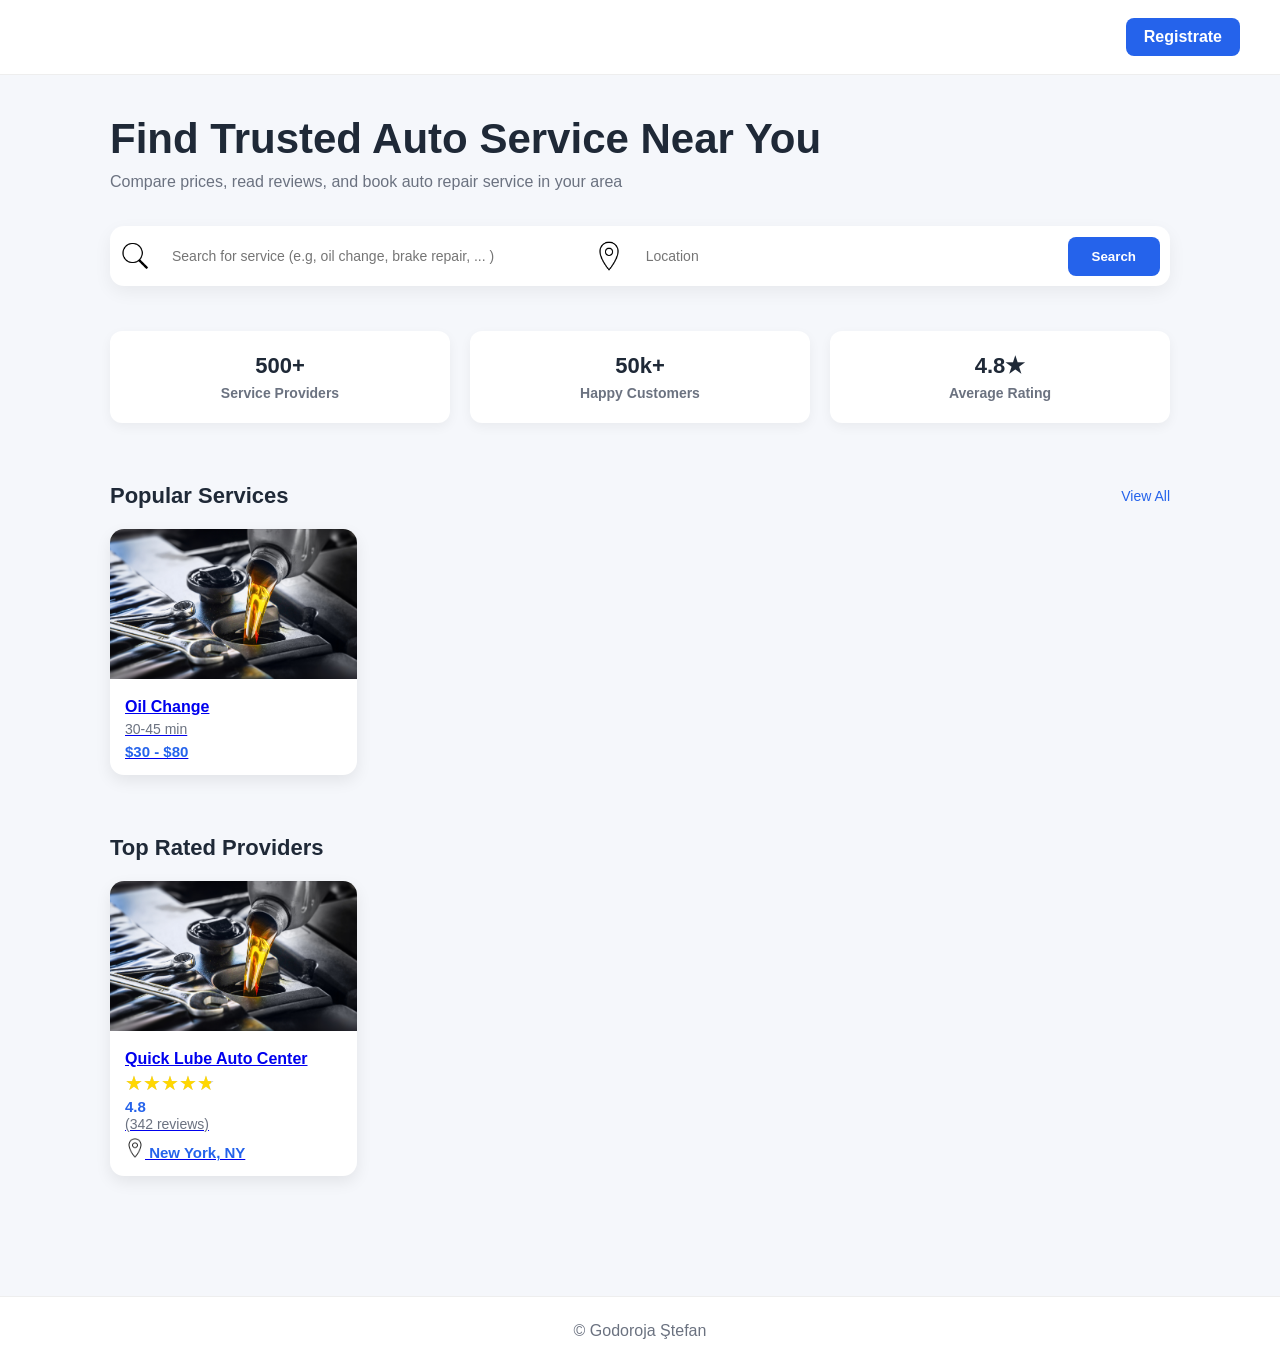
<file: index.html>
<!DOCTYPE html>
<html lang="en">

<head>
    <meta charset="UTF-8">
    <meta name="viewport" content="width=device-width, initial-scale=1.0">
    <link rel="stylesheet" href="css/main_style.css">
    <title>ServiceAutoFinder</title>
    <style>
        .rating {
            position: relative;
            display: inline-block;
            font-size: 20px;
            line-height: 1;
        }

        .stars-background {
            color: #ccc;
            /* gri */
        }

        .stars-fill {
            color: gold;
            /* culoare stele */
            position: absolute;
            top: 0;
            left: 0;
            white-space: nowrap;
            overflow: hidden;
        }
    </style>
</head>


<body>
    <nav>
        <a href="public/registrate_service.html">Registrate</a>
    </nav>
    <div class="panel">
        <header>
            <h1>Find Trusted Auto Service Near You</h1>
            <p>Compare prices, read reviews, and book auto repair service in your area</p>
        </header>
        <div class="search-bar">
            <form action="/search.php">
                <img src="[data-uri]"
                    alt="search--v1" style="width: 30px; height:30px;">
                <input type="search" id="search_for_service" class="search_for_service"
                    placeholder="Search for service (e.g, oil change, brake repair, ... )">
                <img src="[data-uri]"
                    alt="location" style="width: 30px; height: 30px;">
                <input type="text" id="location" class="location" placeholder="Location">
                <button type="submit">Search</button>
            </form>
        </div>
        <section class="stats">
            <div class="stat-card">
                500+
                <span>Service Providers</span>
            </div>
            <div class="stat-card">
                50k+
                <span>Happy Customers</span>
            </div>
            <div class="stat-card">
                4.8★
                <span>Average Rating</span>
            </div>
        </section>
        <section class="services">
            <div class="section-header">
                <h2>Popular Services</h2>
                <a href="public/view_all.html">View All</a>
            </div>
            <div class="service-grid">
                <article class="service-card">
                    <a href="public/about.html">
                        <img src="img/change_oil_photo.jpg">
                        <div class="content">
                            <h3>Oil Change</h3>
                            <p>30-45 min</p>
                            <strong>$30 - $80</strong>
                        </div>
                    </a>
                </article>
            </div>
        </section>
        <section class="top_Rate">
            <div class="section-header">
                <h2>Top Rated Providers</h2>
            </div>
            <div class="service-grid">
                <article class="service-card">
                    <a href="public/about_service.html">
                        <img src="img/change_oil_photo.jpg" alt="Oil Change">
                        <div class="content">
                            <h3>Quick Lube Auto Center</h3>
                            <div class="rating">
                                <div class="stars-background">★★★★★</div>
                                <div class="stars-fill" style="width: 96%;">★★★★★</div>
                                <strong>4.8</strong>
                            </div>
                            <p>(342 reviews)</p>
                            <strong>
                                <img src="[data-uri]"
                                    alt="location" style="width: 20px; height: 20px;">
                                New York, NY
                            </strong>
                        </div>
                    </a>
                </article>
            </div>
        </section>
    </div>
    <footer>© Godoroja Ştefan</footer>
</body>

<script>

    document.addEventListener("DOMContentLoaded", () => {

        /* -------------------------
        AUTOCOMPLETE SERVICES
        ------------------------- */

        const services = [
            "oil change",
            "brake repair",
            "engine diagnostic",
            "battery replacement",
            "ac recharge",
            "transmission repair",
            "wheel alignment",
            "tire change"
        ];

        const input = document.getElementById("search_for_service");


        input.addEventListener("input", () => {

            list.innerHTML = "";

            const value = input.value.toLowerCase();

            if (value === "") return;

            services.forEach(service => {

                if (service.includes(value)) {

                    const item = document.createElement("div");

                    item.innerText = service;
                    item.style.padding = "6px";
                    item.style.cursor = "pointer";

                    item.onclick = () => {

                        input.value = service;
                        list.innerHTML = "";

                    };

                    list.appendChild(item);

                }

            });

        });


        /* -------------------------
        AUTO LOCATION
        ------------------------- */

        const locationInput = document.getElementById("location");

        if (navigator.geolocation) {

            navigator.geolocation.getCurrentPosition(pos => {

                locationInput.value = "Your location";

            });

        }


        /* -------------------------
        SAVE RECENT SEARCH
        ------------------------- */

        const form = document.querySelector(".search-bar form");

        form.addEventListener("submit", () => {

            const search = input.value;

            let history = JSON.parse(localStorage.getItem("recentSearch")) || [];

            history.push(search);

            localStorage.setItem("recentSearch", JSON.stringify(history));

        });


        /* -------------------------
        DYNAMIC RATING
        ------------------------- */

        document.querySelectorAll(".rating").forEach(r => {

            const number = parseFloat(r.querySelector("strong").innerText);

            const percent = (number / 5) * 100;

            const fill = r.querySelector(".stars-fill");

            if (fill) {
                fill.style.width = percent + "%";
            }

        });


        /* -------------------------
        SEARCH REDIRECT
        ------------------------- */

        form.addEventListener("submit", (e) => {

            e.preventDefault();

            const service = input.value;
            const location = locationInput.value;

            window.location.href =
                "public/view_all.html?service=" +
                encodeURIComponent(service) +
                "&location=" +
                encodeURIComponent(location);

        });

    });

</script>

</html>
</file>
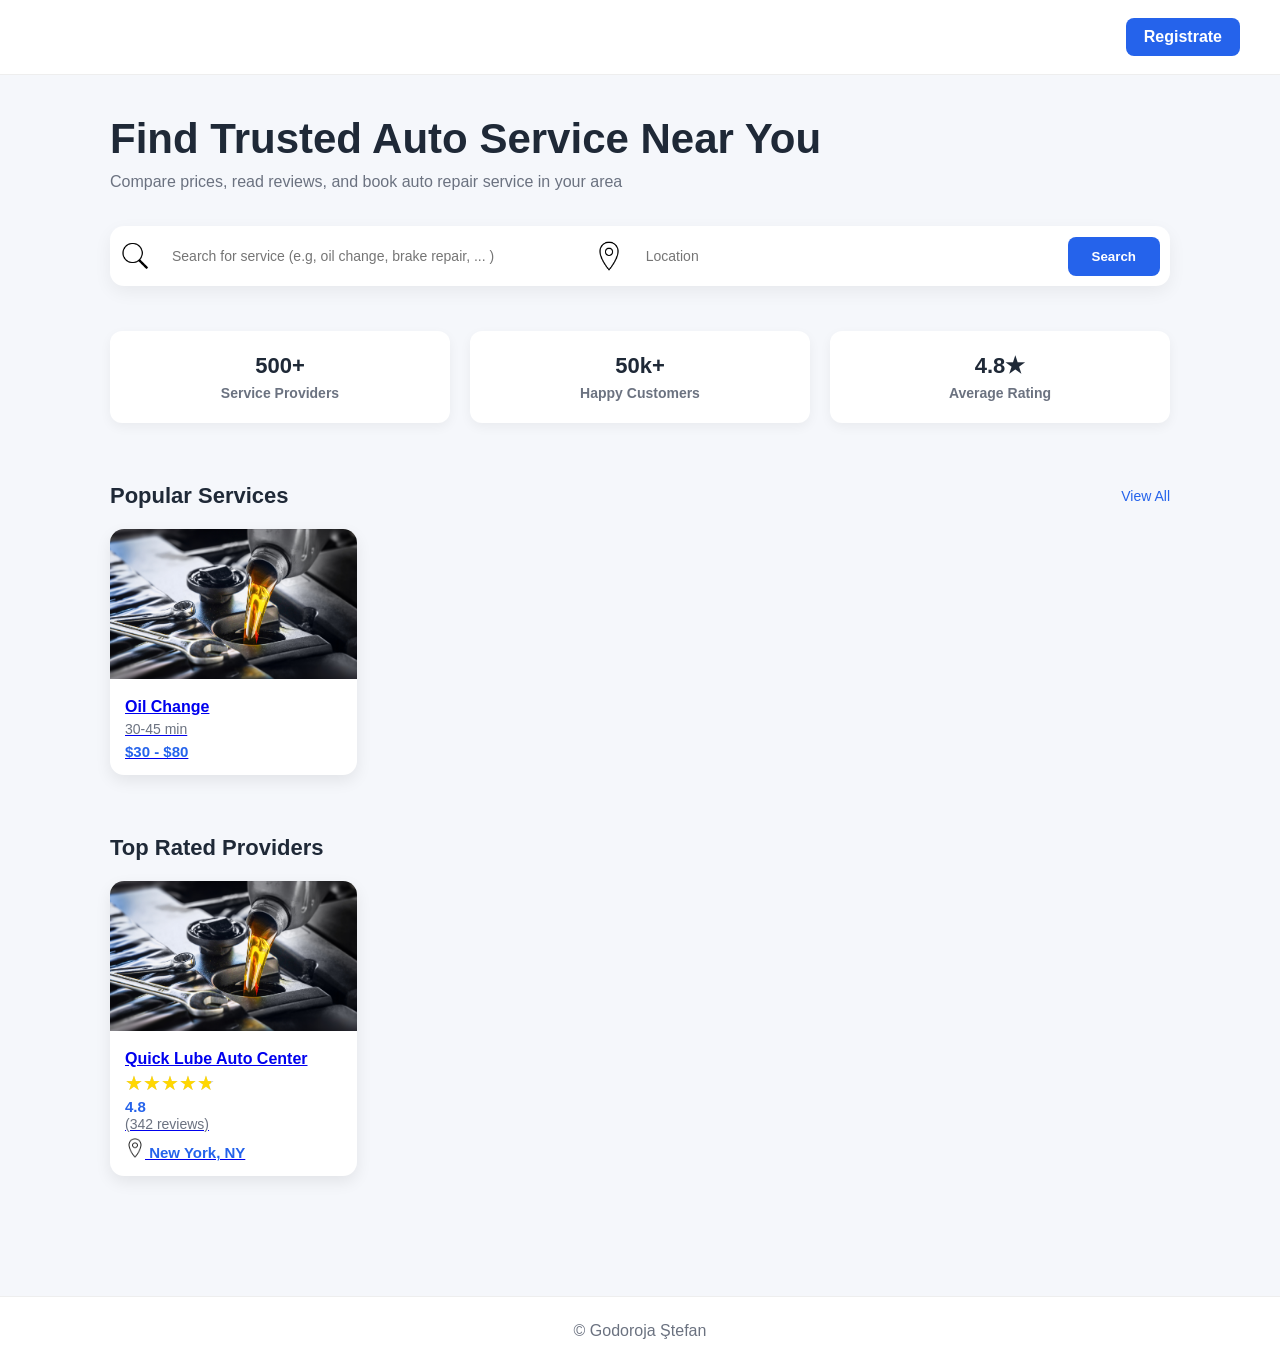
<file: public/index.html>
<!DOCTYPE html>
<html lang="en">

<head>
    <meta charset="UTF-8">
    <meta name="viewport" content="width=device-width, initial-scale=1.0">
    <link rel="stylesheet" href="../css/main_style.css">
    <title>ServiceAutoFinder</title>
    <style>
        .rating {
            position: relative;
            display: inline-block;
            font-size: 20px;
            line-height: 1;
        }

        .stars-background {
            color: #ccc;
            /* gri */
        }

        .stars-fill {
            color: gold;
            /* culoare stele */
            position: absolute;
            top: 0;
            left: 0;
            white-space: nowrap;
            overflow: hidden;
        }
    </style>
</head>

<body>
    <nav>
        <a href="registrate_service.html">Registrate</a>
    </nav>
    <div class="panel">
        <header>
            <h1>Find Trusted Auto Service Near You</h1>
            <p>Compare prices, read reviews, and book auto repair service in your area</p>
        </header>
        <div class="search-bar">
            <form action="/search.php">
                <img src="[data-uri]"
                    alt="search--v1" style="width: 30px; height:30px;">
                <input type="search" id="search_for_service" class="search_for_service"
                    placeholder="Search for service (e.g, oil change, brake repair, ... )">
                <img src="[data-uri]"
                    alt="location" style="width: 30px; height: 30px;">
                <input type="text" id="location" class="location" placeholder="Location">
                <button type="submit">Search</button>
            </form>
        </div>
        <section class="stats">
            <div class="stat-card">
                500+
                <span>Service Providers</span>
            </div>
            <div class="stat-card">
                50k+
                <span>Happy Customers</span>
            </div>
            <div class="stat-card">
                4.8★
                <span>Average Rating</span>
            </div>
        </section>
        <section class="services">
            <div class="section-header">
                <h2>Popular Services</h2>
                <a href="view_all.html">View All</a>
            </div>
            <div class="service-grid">
                <article class="service-card">
                    <a href="about.html">
                        <img src="../img/change_oil_photo.jpg">
                        <div class="content">
                            <h3>Oil Change</h3>
                            <p>30-45 min</p>
                            <strong>$30 - $80</strong>
                        </div>
                    </a>
                </article>
            </div>
        </section>
        <section class="top_Rate">
            <div class="section-header">
                <h2>Top Rated Providers</h2>
            </div>
            <div class="service-grid">
                <article class="service-card">
                    <a href="about_service.html">
                        <img src="../img/change_oil_photo.jpg" alt="Oil Change">
                        <div class="content">
                            <h3>Quick Lube Auto Center</h3>
                            <div class="rating">
                                <div class="stars-background">★★★★★</div>
                                <div class="stars-fill" style="width: 96%;">★★★★★</div>
                                <strong>4.8</strong>
                            </div>
                            <p>(342 reviews)</p>
                            <strong>
                                <img src="[data-uri]"
                                    alt="location" style="width: 20px; height: 20px;">
                                New York, NY
                            </strong>
                        </div>
                    </a>
                </article>
            </div>
        </section>
    </div>
    <footer>© Godoroja Ştefan</footer>
</body>

</html>
</file>
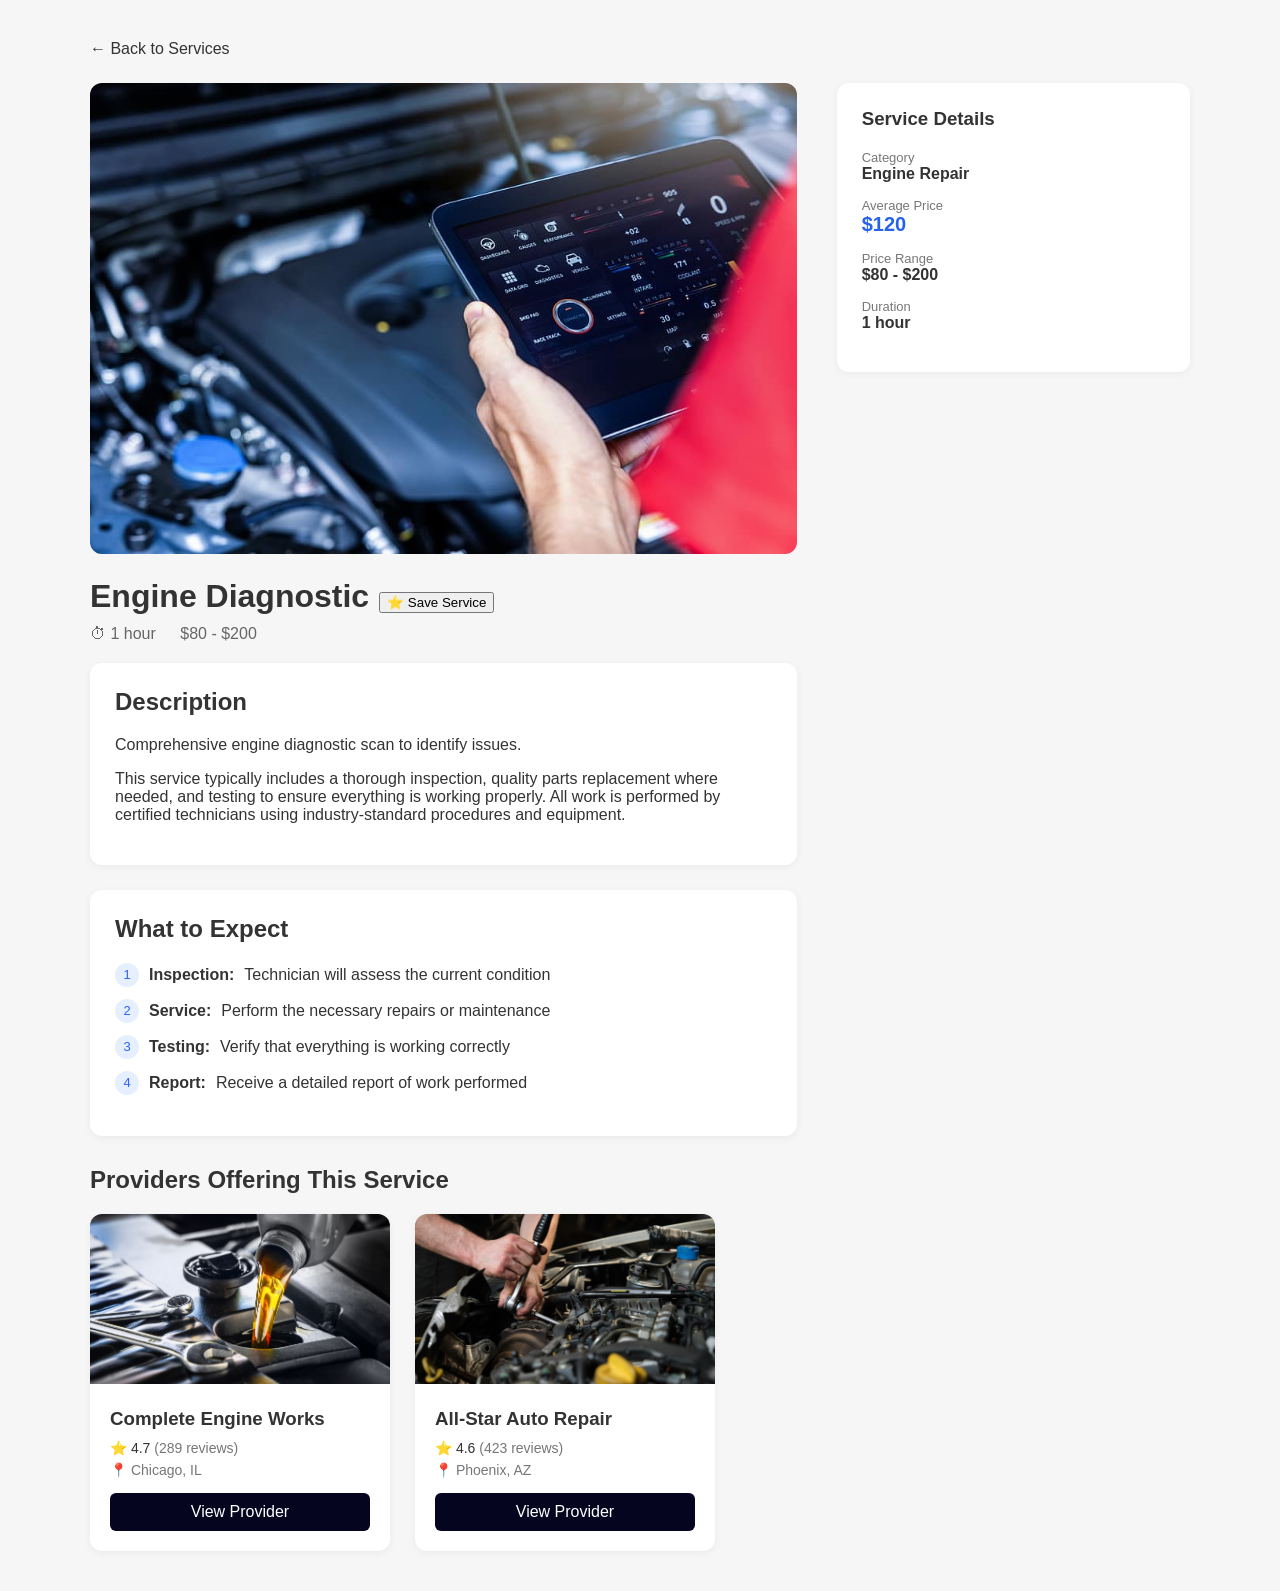
<file: public/about.html>
<!DOCTYPE html>
<html lang="en">

<head>
    <meta charset="UTF-8">
    <meta name="viewport" content="width=device-width, initial-scale=1.0">
    <title>Engine Diagnostic</title>
    <link rel="stylesheet" href="../css/about_style.css">
</head>
<script>

    document.addEventListener("DOMContentLoaded", () => {

        /* -------------------------
        ANIMATE PROVIDER CARDS
        ------------------------- */

        const cards = document.querySelectorAll(".provider-card");

        cards.forEach((card, i) => {

            card.style.opacity = "0";
            card.style.transform = "translateY(30px)";

            setTimeout(() => {

                card.style.transition = "0.5s";
                card.style.opacity = "1";
                card.style.transform = "translateY(0)";

            }, i * 200);

        });


        /* -------------------------
        FAVORITE SERVICE
        ------------------------- */

        const title = document.querySelector("h1");

        const favBtn = document.createElement("button");
        favBtn.innerText = "⭐ Save Service";
        favBtn.style.marginLeft = "10px";

        title.appendChild(favBtn);

        favBtn.addEventListener("click", () => {

            localStorage.setItem("favoriteService", "Engine Diagnostic");

            alert("Service saved to favorites");

        });

        /* -------------------------
        HOVER EFFECT
        ------------------------- */

        cards.forEach(card => {

            card.addEventListener("mouseenter", () => {

                card.style.transform = "scale(1.03)";
                card.style.transition = "0.2s";

            });

            card.addEventListener("mouseleave", () => {

                card.style.transform = "scale(1)";

            });

        });

    });

</script>


<body>
    <div class="container">
        <a class="back" href="view_all.html">← Back to Services</a>
        <div class="layout">
            <!-- LEFT CONTENT -->
            <div class="content">
                <div class="image-section">
                    <img src="../img/diagnostic.jpeg" alt="Engine Diagnostic">
                </div>
                <h1>Engine Diagnostic</h1>
                <div class="info">
                    <span>⏱ 1 hour</span>
                    <span>$80 - $200</span>
                </div>
                <div class="card">
                    <h2>Description</h2>
                    <p>
                        Comprehensive engine diagnostic scan to identify issues.
                    </p>
                    <p>
                        This service typically includes a thorough inspection, quality parts replacement where needed,
                        and testing to ensure everything is working properly. All work is performed by certified
                        technicians using industry-standard procedures and equipment.
                    </p>
                </div>
                <div class="card">
                    <h2>What to Expect</h2>
                    <ul class="steps">
                        <li><span>1</span> <b>Inspection:</b> Technician will assess the current condition</li>
                        <li><span>2</span> <b>Service:</b> Perform the necessary repairs or maintenance</li>
                        <li><span>3</span> <b>Testing:</b> Verify that everything is working correctly</li>
                        <li><span>4</span> <b>Report:</b> Receive a detailed report of work performed</li>
                    </ul>
                </div>
                <h2 class="section-title">Providers Offering This Service</h2>
                <div class="providers">
                    <div class="provider-card">
                        <img src="../img/change_oil_photo.jpg">
                        <div class="provider-info">
                            <h3>Complete Engine Works</h3>
                            <div class="rating">
                                ⭐ 4.7 <span>(289 reviews)</span>
                            </div>
                            <div class="location">
                                📍 Chicago, IL
                            </div>
                            <a href="about_service.html" class="btn">View Provider</a>
                        </div>
                    </div>
                    <div class="provider-card">
                        <img src="../img/repair_car.jpeg">
                        <div class="provider-info">
                            <h3>All-Star Auto Repair</h3>
                            <div class="rating">
                                ⭐ 4.6 <span>(423 reviews)</span>
                            </div>
                            <div class="location">
                                📍 Phoenix, AZ
                            </div>
                            <a href="about_service.html" class="btn">View Provider</a>
                        </div>
                    </div>
                </div>
            </div>
            <!-- RIGHT SIDEBAR -->
            <div class="sidebar">
                <div class="service-card">
                    <h3>Service Details</h3>
                    <div class="detail">
                        <span>Category</span>
                        <strong>Engine Repair</strong>
                    </div>
                    <div class="detail">
                        <span>Average Price</span>
                        <strong class="price">$120</strong>
                    </div>
                    <div class="detail">
                        <span>Price Range</span>
                        <strong>$80 - $200</strong>
                    </div>
                    <div class="detail">
                        <span>Duration</span>
                        <strong>1 hour</strong>
                    </div>
                </div>
            </div>
        </div>
    </div>
</body>

</html>
</file>
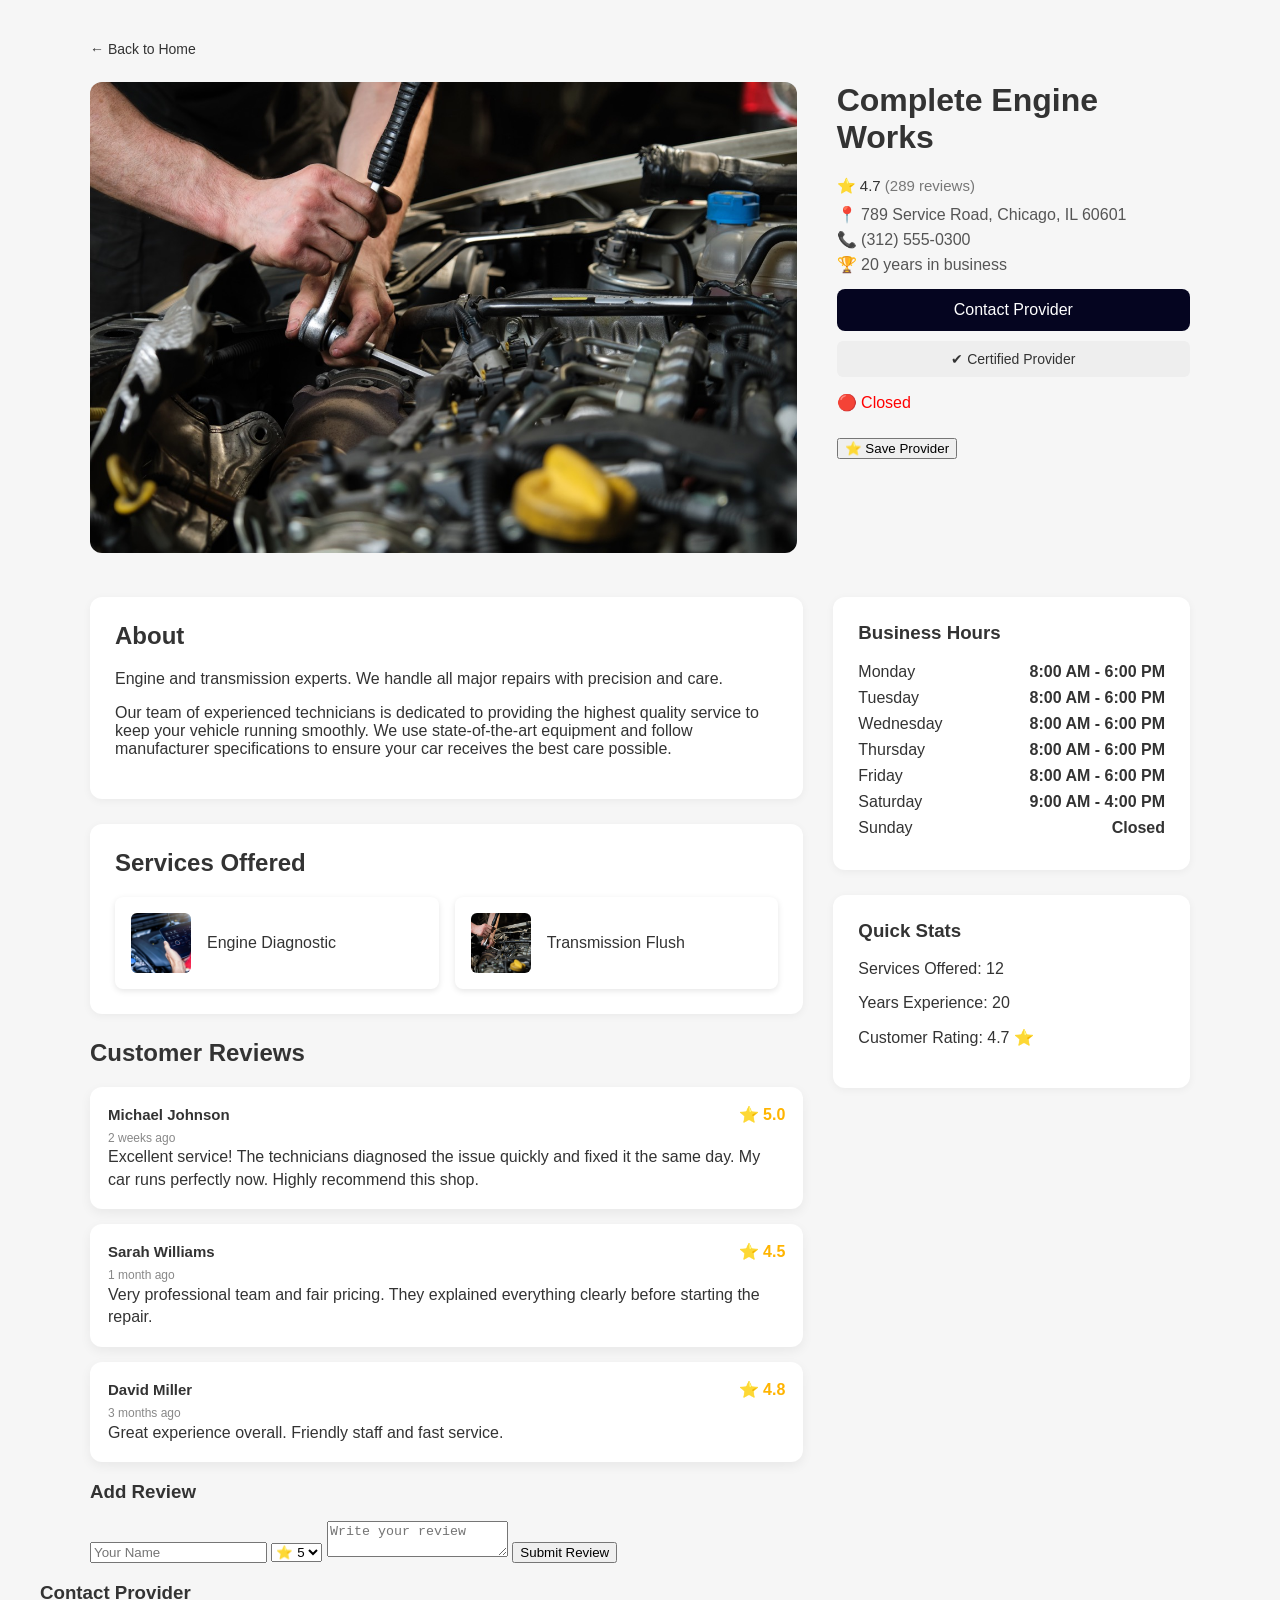
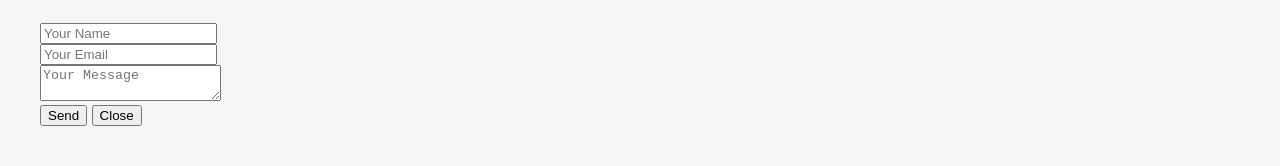
<file: public/about_service.html>
<!DOCTYPE html>
<html lang="en">

<head>
  <meta charset="UTF-8">
  <meta name="viewport" content="width=device-width, initial-scale=1.0">
  <title>Provider</title>
  <link rel="stylesheet" href="../css/about_service_style.css">
</head>

<script>

  document.addEventListener("DOMContentLoaded", () => {

    /* ----------------------
    CONTACT PROVIDER POPUP
    ---------------------- */

    const contactBtn = document.querySelector(".btn");

    const popup = document.createElement("div");

    popup.innerHTML = `
<div id="contactPopup" class="popup">
<div class="popup-content">
<h3>Contact Provider</h3>

<input type="text" id="name" placeholder="Your Name"><br>
<input type="email" id="email" placeholder="Your Email"><br>
<textarea id="message" placeholder="Your Message"></textarea><br>

<button id="sendMessage">Send</button> <button id="closePopup">Close</button>

</div>
</div>
`;

    document.body.appendChild(popup);

    contactBtn.onclick = () => {
      document.getElementById("contactPopup").style.display = "flex";
    };

    document.addEventListener("click", (e) => {

      if (e.target.id === "closePopup") {
        document.getElementById("contactPopup").style.display = "none";
      }

    });

    /* ----------------------
    SEND MESSAGE
    ---------------------- */

    document.addEventListener("click", (e) => {

      if (e.target.id === "sendMessage") {

        const name = document.getElementById("name").value;

        if (name === "") {
          alert("Please enter your name");
          return;
        }

        alert("Message sent to provider!");

        document.getElementById("contactPopup").style.display = "none";

      }

    });

    /* ----------------------
    ADD REVIEW
    ---------------------- */

    const reviewContainer = document.querySelector(".reviews-container");

    const reviewForm = document.createElement("div");

    reviewForm.innerHTML = `

<h3>Add Review</h3>

<input type="text" id="reviewName" placeholder="Your Name">
<select id="reviewRating">
<option value="5">⭐ 5</option>
<option value="4">⭐ 4</option>
<option value="3">⭐ 3</option>
<option value="2">⭐ 2</option>
<option value="1">⭐ 1</option>
</select>

<textarea id="reviewText" placeholder="Write your review"></textarea>

<button id="addReview">Submit Review</button>

`;

    reviewContainer.appendChild(reviewForm);

    document.addEventListener("click", (e) => {

      if (e.target.id === "addReview") {

        const name = document.getElementById("reviewName").value;
        const rating = document.getElementById("reviewRating").value;
        const text = document.getElementById("reviewText").value;

        if (name === "" || text === "") {
          alert("Complete all fields");
          return;
        }

        const review = document.createElement("div");
        review.className = "review";

        review.innerHTML = `

<div class="review-header">
<strong>${name}</strong>
<span>⭐ ${rating}</span>
</div>
<p class="review-date">just now</p>
<p>${text}</p>
`;

        reviewContainer.insertBefore(review, reviewContainer.children[1]);

        document.getElementById("reviewName").value = "";
        document.getElementById("reviewText").value = "";

      }

    });

    /* ----------------------
    CHECK IF OPEN NOW
    ---------------------- */

    function checkOpen() {

      const now = new Date();
      const hour = now.getHours();

      const status = document.createElement("p");

      if (hour >= 8 && hour < 18) {
        status.innerHTML = "🟢 Open Now";
        status.style.color = "green";
      } else {
        status.innerHTML = "🔴 Closed";
        status.style.color = "red";
      }

      document.querySelector(".provider-info").appendChild(status);

    }

    checkOpen();

    /* ----------------------
    SAVE FAVORITE PROVIDER
    ---------------------- */

    const favBtn = document.createElement("button");
    favBtn.innerText = "⭐ Save Provider";

    favBtn.style.marginTop = "10px";

    document.querySelector(".provider-info").appendChild(favBtn);

    favBtn.onclick = () => {

      localStorage.setItem("favoriteProvider", "Complete Engine Works");

      alert("Provider saved!");

    };

  });

</script>

<body>
  <div class="container">
    <a class="back" href="view_all.html">← Back to Home</a>
    <div class="top">
      <div class="provider-image">
        <img src="../img/repair_car.jpeg">
      </div>
      <div class="provider-info">
        <h1>Complete Engine Works</h1>
        <div class="rating">
          ⭐ 4.7 <span>(289 reviews)</span>
        </div>
        <div class="info">
          <p>📍 789 Service Road, Chicago, IL 60601</p>
          <p>📞 (312) 555-0300</p>
          <p>🏆 20 years in business</p>
        </div>
        <a class="btn">Contact Provider</a>
        <div class="certified">
          ✔ Certified Provider
        </div>
      </div>
    </div>
    <div class="grid">
      <div class="left">
        <div class="card">
          <h2>About</h2>
          <p>
            Engine and transmission experts. We handle all major repairs with precision and care.
          </p>
          <p>
            Our team of experienced technicians is dedicated to providing the highest quality service
            to keep your vehicle running smoothly. We use state-of-the-art equipment and follow
            manufacturer specifications to ensure your car receives the best care possible.
          </p>
        </div>
        <div class="card">
          <h2>Services Offered</h2>
          <div class="services">
            <a href="../public/about.html" class="service-link">
              <div class="service">
                <img src="../img/diagnostic.jpeg" alt="Engine Diagnostic">
                <span>Engine Diagnostic</span>
              </div>
            </a>
            <a href="../public/about.html" class="service-link">
              <div class="service">
                <img src="../img/repair_car.jpeg" alt="Transmission Flush">
                <span>Transmission Flush</span>
              </div>
            </a>
          </div>
        </div>
        <div class="reviews-container">
          <h2 class="section-title">Customer Reviews</h2>
          <div class="review">
            <div class="review-header">
              <strong>Michael Johnson</strong>
              <span>⭐ 5.0</span>
            </div>
            <p class="review-date">2 weeks ago</p>
            <p>
              Excellent service! The technicians diagnosed the issue quickly and fixed it the same day.
              My car runs perfectly now. Highly recommend this shop.
            </p>
          </div>
          <div class="review">
            <div class="review-header">
              <strong>Sarah Williams</strong>
              <span>⭐ 4.5</span>
            </div>
            <p class="review-date">1 month ago</p>
            <p>
              Very professional team and fair pricing. They explained everything clearly before
              starting the repair.
            </p>
          </div>
          <div class="review">
            <div class="review-header">
              <strong>David Miller</strong>
              <span>⭐ 4.8</span>
            </div>
            <p class="review-date">3 months ago</p>
            <p>
              Great experience overall. Friendly staff and fast service.
            </p>
          </div>
        </div>
      </div>
      <div class="right">
        <div class="card">
          <h3>Business Hours</h3>
          <ul class="hours">
            <li><span>Monday</span> <b>8:00 AM - 6:00 PM</b></li>
            <li><span>Tuesday</span> <b>8:00 AM - 6:00 PM</b></li>
            <li><span>Wednesday</span> <b>8:00 AM - 6:00 PM</b></li>
            <li><span>Thursday</span> <b>8:00 AM - 6:00 PM</b></li>
            <li><span>Friday</span> <b>8:00 AM - 6:00 PM</b></li>
            <li><span>Saturday</span> <b>9:00 AM - 4:00 PM</b></li>
            <li><span>Sunday</span> <b>Closed</b></li>
          </ul>
        </div>
        <div class="card">
          <h3>Quick Stats</h3>
          <p>Services Offered: 12</p>
          <p>Years Experience: 20</p>
          <p>Customer Rating: 4.7 ⭐</p>
        </div>
      </div>
    </div>
  </div>
</body>

</html>
</file>
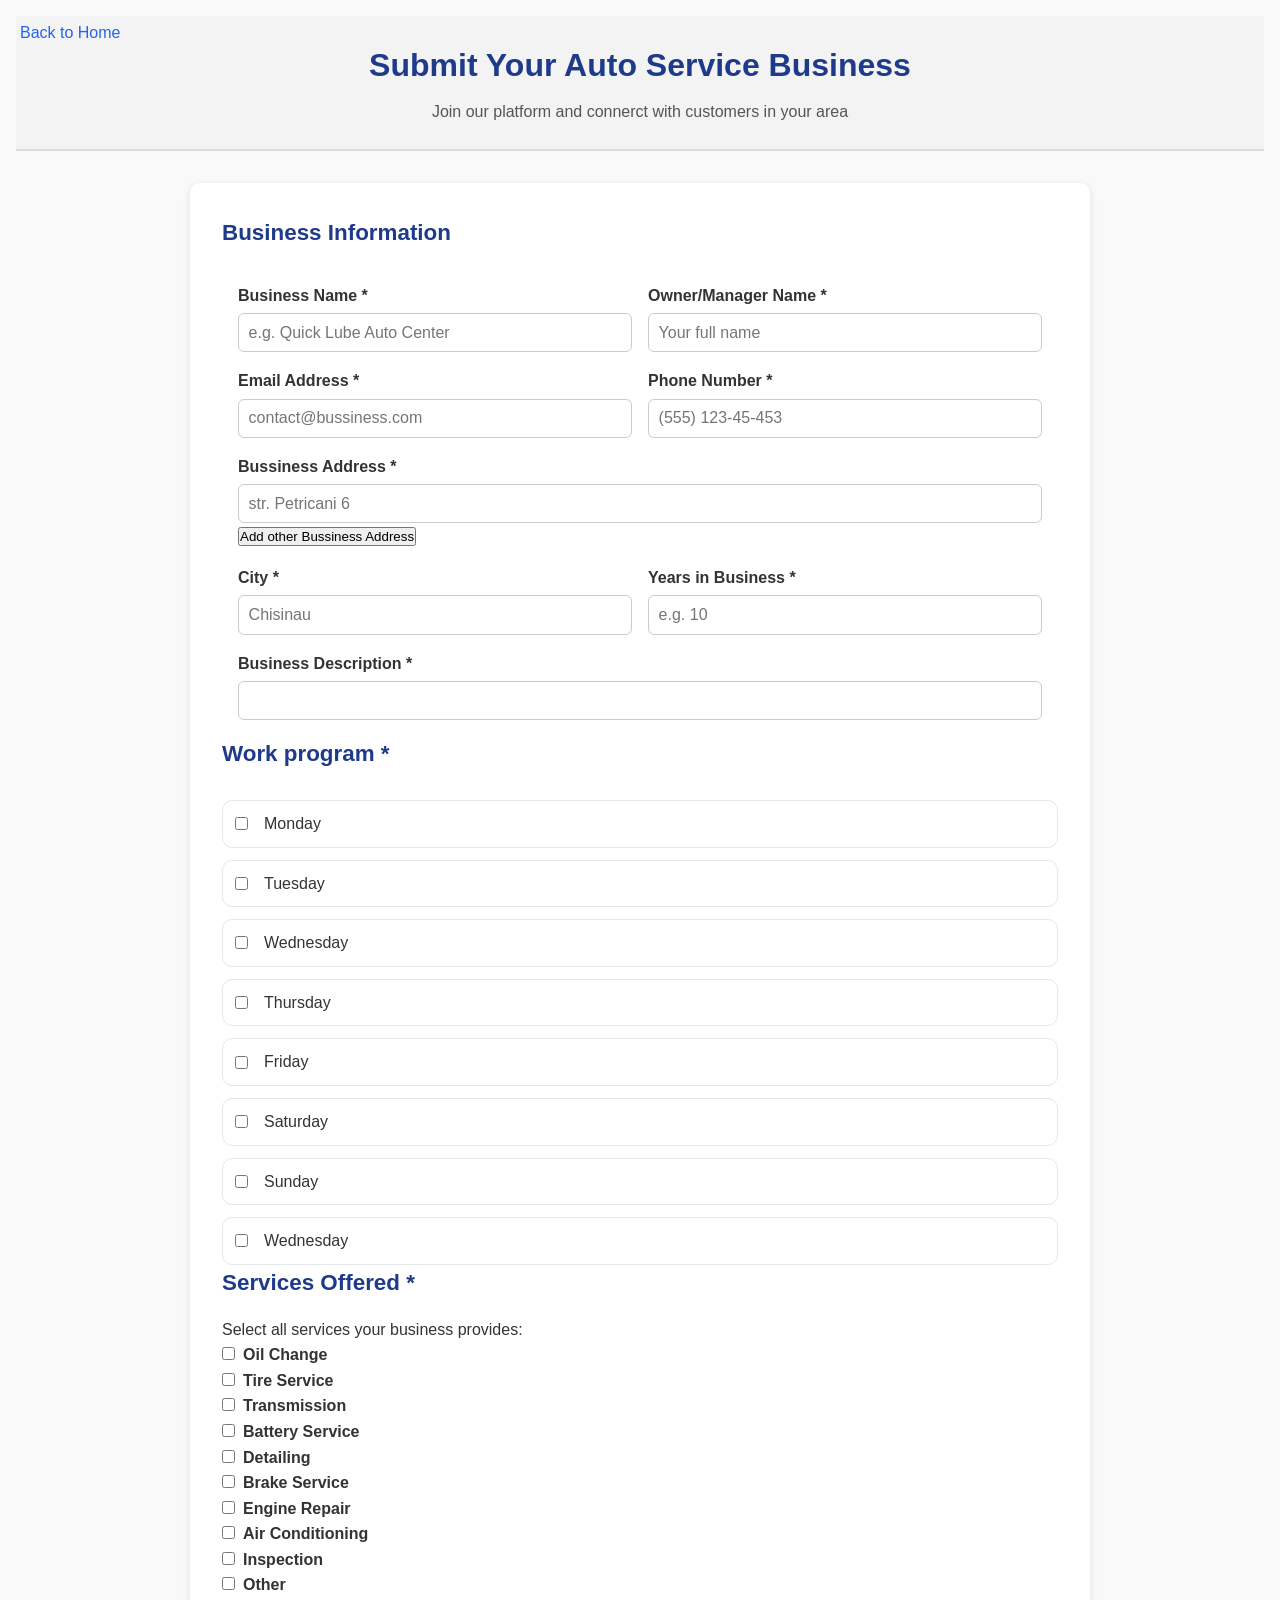
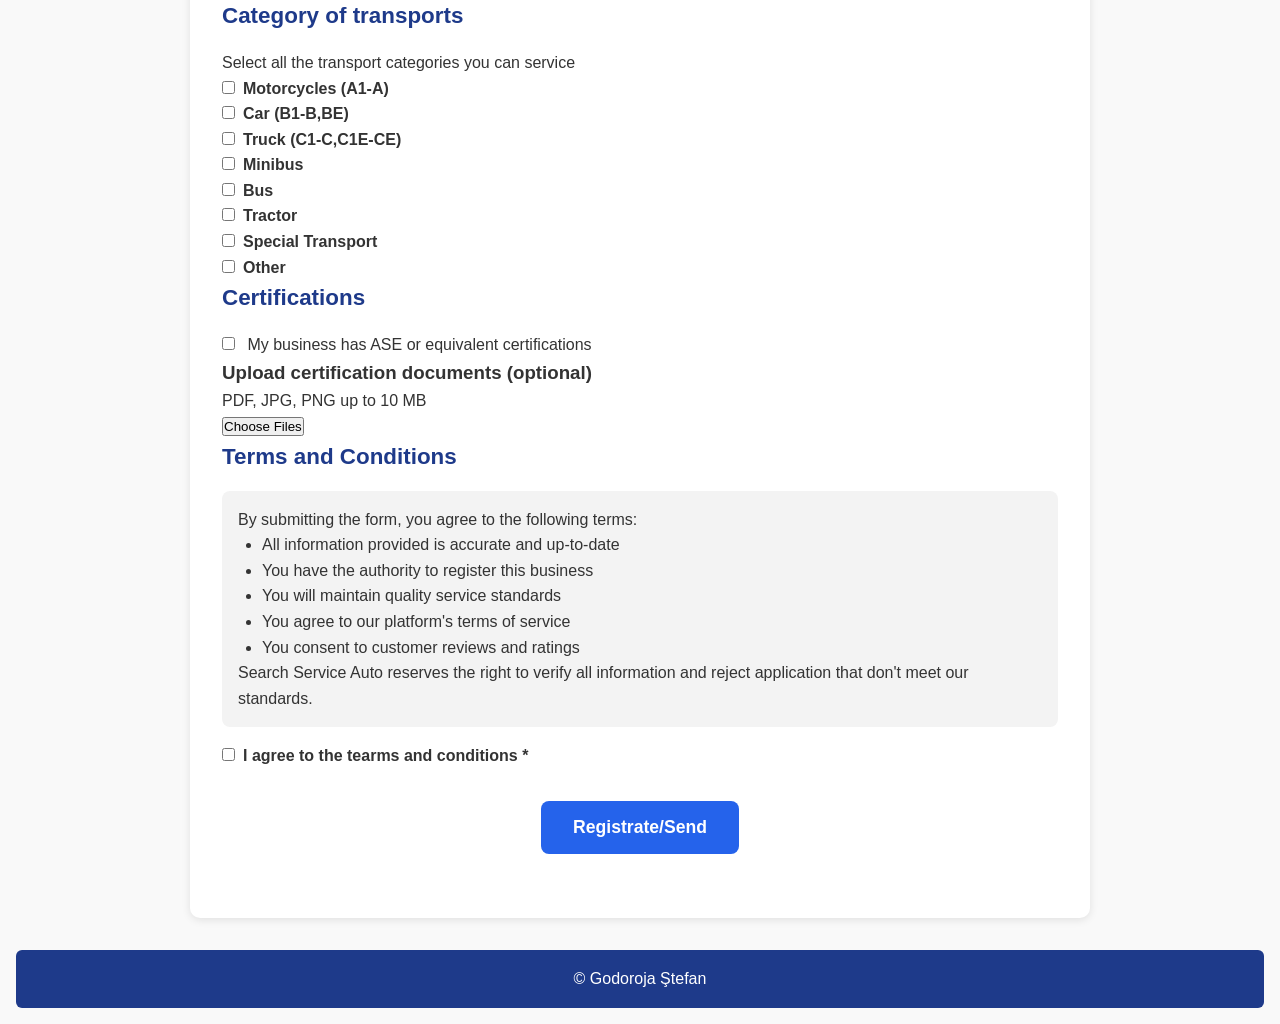
<file: public/registrate_service.html>
<!DOCTYPE html>
<html lang="en">

<head>
    <meta charset="UTF-8">
    <meta name="viewport" content="width=device-width, initial-scale=1.0">
    <link rel="stylesheet" href="../css/regis_style.css">
    <title>Registrate service</title>
</head>
<script>
    document.addEventListener("DOMContentLoaded", () => {

        const form = document.querySelector("form");

        /* =========================
           VALIDARE
        ========================= */

        function showError(input, message) {
            input.classList.add("error");

            let msg = input.parentNode.querySelector(".error-message");

            if (!msg) {
                msg = document.createElement("div");
                msg.className = "error-message";
                input.parentNode.appendChild(msg);
            }

            msg.textContent = message;
        }

        function clearError(input) {
            input.classList.remove("error");

            const msg = input.parentNode.querySelector(".error-message");
            if (msg) msg.remove();
        }

        function validateInput(input) {
            if (input.value.trim() === "") {
                showError(input, "This field is required");
                return false;
            }
            clearError(input);
            return true;
        }

        function validateEmail(input) {
            const pattern = /^[^\s@]+@[^\s@]+\.[^\s@]+$/;

            if (!pattern.test(input.value)) {
                showError(input, "Enter a valid email (example@mail.com)");
                return false;
            }

            clearError(input);
            return true;
        }

        function validatePhone(input) {
            const pattern = /^[0-9+\-\s()]{7,20}$/;

            if (!pattern.test(input.value)) {
                showError(input, "Enter a valid phone (e.g. +373 60000000)");
                return false;
            }

            clearError(input);
            return true;
        }


function toggleHours(checkbox) {
    const hours = checkbox.closest(".day").querySelector(".hours");
    const inputs = hours.querySelectorAll("input");

    if (checkbox.checked) {
        hours.style.display = "flex";
    } else {
        hours.style.display = "none";

        // 🔥 șterge valorile
        inputs.forEach(input => input.value = "");
    }
}

        document.querySelectorAll(".day input[type=checkbox]").forEach(cb => {
            if (cb.checked) {
                toggleHours(cb);
            }
        });

        /* LIVE VALIDATION */
        document.querySelectorAll("input").forEach(input => {
            input.addEventListener("blur", () => validateInput(input));
        });

        const email = document.getElementById("email");
        const phone = document.getElementById("phone_number");

        email.addEventListener("blur", () => validateEmail(email));
        phone.addEventListener("blur", () => validatePhone(phone));

        /* =========================
           FILE UPLOAD
        ========================= */

        const dropZone = document.getElementById("drop-zone");
        const fileInput = document.getElementById("fileInput");
        const chooseBtn = document.getElementById("chooseBtn");
        const preview = document.getElementById("preview");

        chooseBtn.onclick = () => fileInput.click();

        fileInput.addEventListener("change", () => {
            showFiles(fileInput.files);
        });

        dropZone.addEventListener("dragover", e => {
            e.preventDefault();
            dropZone.style.border = "2px dashed #2563eb";
        });

        dropZone.addEventListener("dragleave", () => {
            dropZone.style.border = "";
        });

        dropZone.addEventListener("drop", e => {
            e.preventDefault();
            dropZone.style.border = "";

            const files = e.dataTransfer.files;
            const dt = new DataTransfer();

            for (let file of files) {

                if (file.size > 10 * 1024 * 1024) {
                    alert(file.name + " is larger than 10MB");
                    continue;
                }

                dt.items.add(file);
            }

            fileInput.files = dt.files;
            showFiles(fileInput.files);
        });

        function showFiles(files) {
            preview.innerHTML = "";

            for (let file of files) {
                const div = document.createElement("div");
                div.textContent =
                    file.name + " (" + (file.size / 1024 / 1024).toFixed(2) + " MB)";
                preview.appendChild(div);
            }
        }

        /* =========================
           SUBMIT
        ========================= */

        form.addEventListener("submit", e => {

            let valid = true;
            let firstError = null;

            const requiredFields = [
                "bussines_name",
                "manager",
                "email",
                "phone_number",
                "address",
                "city",
                "fyear"
            ];

            requiredFields.forEach(id => {
                const input = document.getElementById(id);

                if (!validateInput(input)) {
                    valid = false;
                    if (!firstError) firstError = input;
                }
            });

            if (!validateEmail(email)) {
                valid = false;
                if (!firstError) firstError = email;
            }

            if (!validatePhone(phone)) {
                valid = false;
                if (!firstError) firstError = phone;
            }

            /* SERVICES */
            const serviceCheckboxes = document.querySelectorAll("div:nth-of-type(2) input[type=checkbox]");
            let serviceSelected = false;

            serviceCheckboxes.forEach(cb => {
                if (cb.checked) serviceSelected = true;
            });

            if (!serviceSelected) {
                alert("❌ Please select at least one service");
                valid = false;
            }

            /* TERMS */
            const terms = document.getElementById("terms");

            if (!terms.checked) {
                alert("❌ You must accept Terms and Conditions");
                valid = false;
            }

            if (!valid) {
                e.preventDefault();

                if (firstError) {
                    firstError.scrollIntoView({ behavior: "smooth", block: "center" });
                    firstError.focus();
                }

                alert("⚠️ Please fix the highlighted fields.");
                return;
            }

            alert("✅ Form submitted successfully!");

        });

    });
</script>

<body>
    <header style="background-color: f3f3f3;">
        <a href="../index.html" style="position: absolute; left: 20px; top: 20px;">Back to Home</a>
        <h1>Submit Your Auto Service Business</h1>
        <p>Join our platform and connerct with customers in your area</p>
    </header>
    <!-- Registration form -->
    <form action="/registrate_service.php" method="POST">
        <div class="info-container">
            <h2>Business Information</h2>
            <table>
                <tr>
                    <td>
                        <label for="bussines_name">Business Name *</label><br>
                        <input type="text" id="bussines_name" name="bussines_name"
                            placeholder="e.g. Quick Lube Auto Center">
                    </td>
                    <td>
                        <label for="manager">Owner/Manager Name *</label><br>
                        <input type="text" id="manager" name="manager" placeholder="Your full name">
                    </td>
                </tr>
                <tr>
                    <td>
                        <label for="email">Email Address *</label><br>
                        <input type="email" id="email" name="email" placeholder="contact@bussiness.com">
                    </td>
                    <td>
                        <label for="phone_number">Phone Number *</label><br>
                        <input type="tel" id="phone_number" name="phone_number" placeholder="(555) 123-45-453">
                    </td>
                </tr>
                <tr>
                    <td colspan="2">
                        <label for="address">Bussiness Address *</label><br>
                        <input type="text" id="address" name="addresss" placeholder="str. Petricani 6">
                        <button type="button">Add other Bussiness Address</button>
                    </td>
                </tr>
                <tr>
                    <td>
                        <label for="city">City *</label><br>
                        <input type="text" id="city" name="city" placeholder="Chisinau">
                    </td>
                    <td>
                        <label for="Year in Business">Years in Business *</label><br>
                        <input type="number" id="fyear" name="fyear" placeholder="e.g. 10">
                    </td>
                </tr>
                <tr>
                    <td colspan="2">
                        <label for="describe-bussiness">Business Description *</label><br>
                        <input type="text" id="describe-bussiness" name="describe-bussiness">
                    </td>
                </tr>
            </table>
        </div>
        <div class="work-program">
            <h2>Work program *</h2>

            <div class="day">
                <label>
                    <input type="checkbox" onchange="toggleHours(this)">
                    Monday
                </label>

                <div class="hours">
                    <input type="time" name="monday_from">
                    <span>–</span>
                    <input type="time" name="monday_to">
                </div>
            </div>

            <div class="day">
                <label>
                    <input type="checkbox" onchange="toggleHours(this)"> Tuesday
                </label>

                <div class="hours">
                    <input type="time" name="tuesday_from">
                    <span>–</span>
                    <input type="time" name="tuesday_to">
                </div>
            </div>

            <div class="day">
                <label>
                    <input type="checkbox" onchange="toggleHours(this)"> Wednesday
                </label>

                <div class="hours">
                    <input type="time" name="wednesday_from">
                    <span>–</span>
                    <input type="time" name="wednesday_to">
                </div>
            </div>

            <div class="day">
                <label>
                    <input type="checkbox" onchange="toggleHours(this)"> Thursday
                </label>

                <div class="hours">
                    <input type="time" name="wednesday_from">
                    <span>–</span>
                    <input type="time" name="wednesday_to">
                </div>
            </div>
            <div class="day">
                <label>
                    <input type="checkbox" onchange="toggleHours(this)"> Friday
                </label>

                <div class="hours">
                    <input type="time" name="wednesday_from">
                    <span>–</span>
                    <input type="time" name="wednesday_to">
                </div>
            </div>
            <div class="day">
                <label>
                    <input type="checkbox" onchange="toggleHours(this)"> Saturday
                </label>

                <div class="hours">
                    <input type="time" name="wednesday_from">
                    <span>–</span>
                    <input type="time" name="wednesday_to">
                </div>
            </div>
            <div class="day">
                <label>
                    <input type="checkbox" onchange="toggleHours(this)"> Sunday
                </label>

                <div class="hours">
                    <input type="time" name="wednesday_from">
                    <span>–</span>
                    <input type="time" name="wednesday_to">
                </div>
            </div>
            <div class="day">
                <label>
                    <input type="checkbox" onchange="toggleHours(this)"> Wednesday
                </label>

                <div class="hours">
                    <input type="time" name="wednesday_from">
                    <span>–</span>
                    <input type="time" name="wednesday_to">
                </div>
            </div>

        </div>
        <div>
            <h2>Services Offered *</h2>
            <p>Select all services your business provides:</p>
            <label><input type="checkbox">Oil Change</label><br>
            <label><input type="checkbox">Tire Service</label><br>
            <label><input type="checkbox">Transmission</label><br>
            <label><input type="checkbox">Battery Service</label><br>
            <label><input type="checkbox">Detailing</label><br>
            <label><input type="checkbox">Brake Service</label><br>
            <label><input type="checkbox">Engine Repair</label><br>
            <label><input type="checkbox">Air Conditioning</label><br>
            <label><input type="checkbox">Inspection</label><br>
            <label><input type="checkbox">Other</label>
        </div>
        <div>
            <h2>Category of transports</h2>
            <p>Select all the transport categories you can service</p>
            <label><input type="checkbox">Motorcycles (A1-A)</label><br>
            <label><input type="checkbox">Car (B1-B,BE)</label><br>
            <label><input type="checkbox">Truck (C1-C,C1E-CE)</label><br>
            <label><input type="checkbox">Minibus</label><br>
            <label><input type="checkbox">Bus</label><br>
            <label><input type="checkbox">Tractor</label><br>
            <label><input type="checkbox">Special Transport</label><br>
            <label><input type="checkbox">Other</label>
        </div>
        <div>
            <h2>Certifications</h2>

            <p>
                <input type="checkbox" id="certified">
                My business has ASE or equivalent certifications
            </p>

            <div id="drop-zone">
                <h3>Upload certification documents (optional)</h3>
                <p>PDF, JPG, PNG up to 10 MB</p>

                <!-- 🔥 INPUT REAL -->
                <input type="file" id="fileInput" name="files[]" multiple hidden>

                <button type="button" id="chooseBtn">Choose Files</button>

                <!-- preview -->
                <div id="preview"></div>
            </div>
        </div>
        <div>
            <h2>Terms and Conditions</h2>
            <div class="legacy">
                <p>By submitting the form, you agree to the following terms:</p>
                <ul>
                    <li>All information provided is accurate and up-to-date</li>
                    <li>You have the authority to register this business</li>
                    <li>You will maintain quality service standards</li>
                    <li>You agree to our platform's terms of service</li>
                    <li>You consent to customer reviews and ratings</li>
                </ul>
                <p>Search Service Auto reserves the right to verify all information and reject application that don't
                    meet our standards.</p>
            </div>
            <label><input type="checkbox" id="terms">I agree to the tearms and conditions *</label>
        </div>
        <button type="submit">Registrate/Send</button>
    </form>

    <footer>© Godoroja Ştefan</footer>
</body>

</html>
</file>
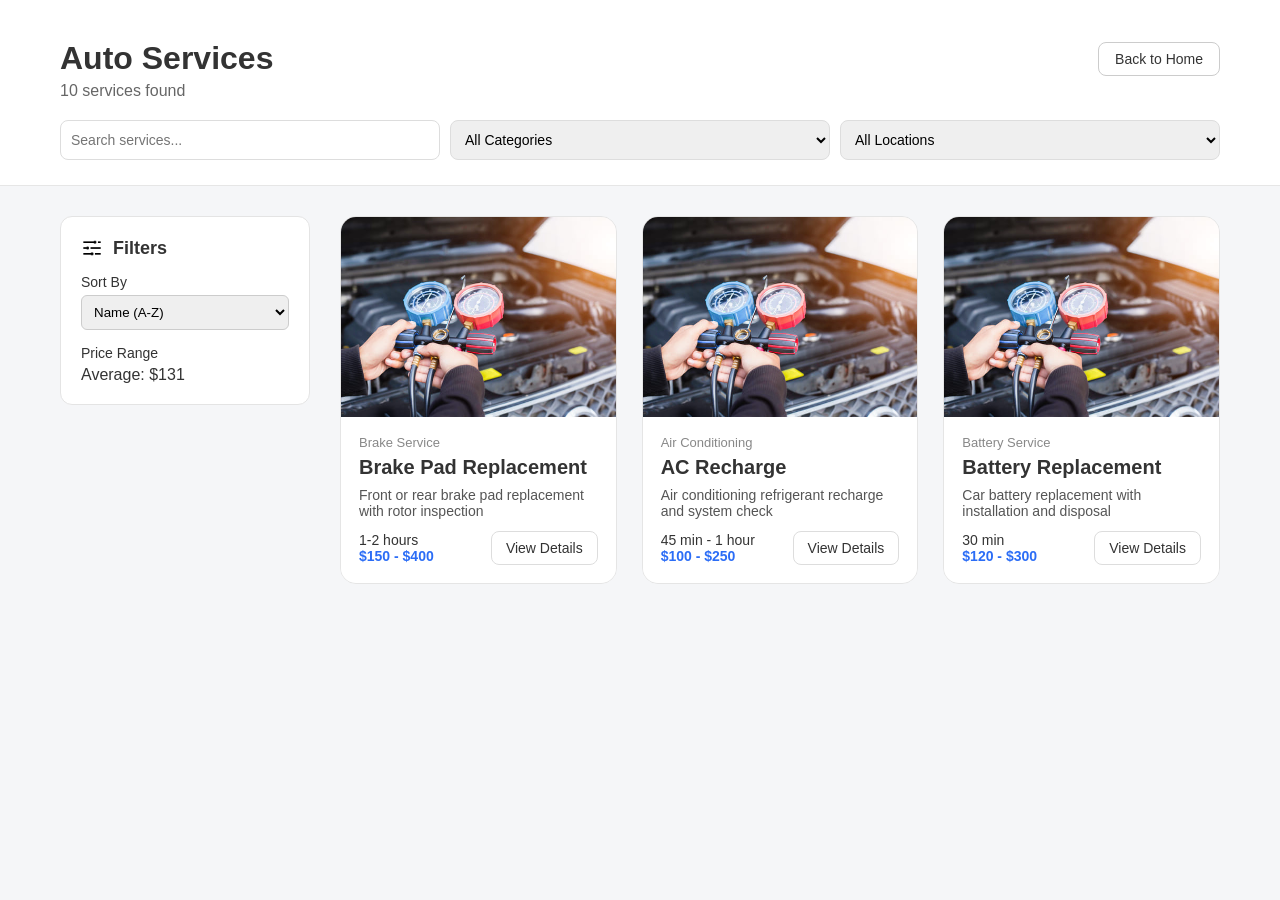
<file: public/view_all.html>
<!DOCTYPE html>
<html lang="en">

<head>
    <meta charset="UTF-8">
    <meta name="viewport" content="width=device-width, initial-scale=1.0">
    <link rel="stylesheet" href="../css/view_style.css">
    <title>Auto Services</title>
</head>

<script>

    document.addEventListener("DOMContentLoaded", () => {

        const searchInput = document.querySelector(".search-container input");
        const categorySelect = document.querySelectorAll(".search-container select")[0];
        const locationSelect = document.querySelectorAll(".search-container select")[1];
        const sortSelect = document.querySelector(".filters select");

        const cards = document.querySelectorAll(".service-card");
        const countText = document.querySelector(".services-count");

        /* ------------------------
        FILTER FUNCTION
        ------------------------ */

        function filterServices() {

            const searchValue = searchInput.value.toLowerCase();
            const categoryValue = categorySelect.value.toLowerCase();
            const locationValue = locationSelect.value.toLowerCase();

            let visible = 0;

            cards.forEach(card => {

                const title = card.querySelector("h3").innerText.toLowerCase();
                const category = card.querySelector(".category").innerText.toLowerCase();

                /* SEARCH */
                let show = true;

                if (!title.includes(searchValue)) {
                    show = false;
                }

                /* CATEGORY */

                if (categoryValue !== "all categories" && !category.includes(categoryValue)) {
                    show = false;
                }

                /* LOCATION (demo) */

                if (locationValue !== "all locations") {
                    /* aici ar fi verificare reala daca ai locatie pe card */
                }

                /* SHOW / HIDE */

                if (show) {
                    card.style.display = "block";
                    visible++;
                } else {
                    card.style.display = "none";
                }

            });

            countText.innerText = visible + " services found";

        }

        /* ------------------------
        SORT FUNCTION
        ------------------------ */

        function sortServices() {

            const grid = document.querySelector(".services-grid");
            const cardsArray = Array.from(cards);

            const type = sortSelect.value;

            cardsArray.sort((a, b) => {

                if (type === "Name (A-Z)") {
                    return a.querySelector("h3").innerText.localeCompare(
                        b.querySelector("h3").innerText
                    );
                }

                if (type === "Price Low") {
                    const pa = getPrice(a);
                    const pb = getPrice(b);
                    return pa - pb;
                }

                if (type === "Price High") {
                    const pa = getPrice(a);
                    const pb = getPrice(b);
                    return pb - pa;
                }

            });

            cardsArray.forEach(card => grid.appendChild(card));

        }

        function getPrice(card) {

            const priceText = card.querySelector(".price").innerText;
            const number = priceText.match(/\d+/);

            return parseInt(number[0]);

        }

        /* ------------------------
        EVENTS
        ------------------------ */

        searchInput.addEventListener("input", filterServices);
        categorySelect.addEventListener("change", filterServices);
        locationSelect.addEventListener("change", filterServices);
        sortSelect.addEventListener("change", sortServices);


        /* ------------------------
        CARD ANIMATION
        ------------------------ */

        cards.forEach((card, i) => {

            card.style.opacity = "0";
            card.style.transform = "translateY(20px)";

            setTimeout(() => {

                card.style.transition = "0.4s";
                card.style.opacity = "1";
                card.style.transform = "translateY(0)";

            }, i * 150);

        });

    });

</script>


<body>
    <div class="header_panel">
        <header class="top-header">
            <div class="header-top">
                <h1>Auto Services</h1>
                <a class="home-btn" href="../index.html">Back to Home</a>
            </div>
            <p class="services-count">10 services found</p>
            <div class="search-container">
                <input type="text" placeholder="Search services...">
                <select>
                    <option>All Categories</option>
                    <option>Brake Service</option>
                    <option>Air Conditioning</option>
                    <option>Battery Service</option>
                </select>
                <select>
                    <option>All Locations</option>
                    <option>Chisinau</option>
                    <option>Balti</option>
                    <option>Orhei</option>
                </select>
            </div>
        </header>
    </div>
    <div class="main-layout">
        <!-- FILTERS -->
        <aside class="filters">
            <div class="filter-title">
                <img src="[data-uri]"
                    alt="filters">
                <h3>Filters</h3>
            </div>
            <label>Sort By</label>
            <select>
                <option>Name (A-Z)</option>
                <option>Price Low</option>
                <option>Price High</option>
            </select>
            <label>Price Range</label>
            <p>Average: $131</p>
        </aside>
        <!-- SERVICES -->
        <section class="services-grid">
            <article class="service-card">
                <img src="../img/ac_recharge_photo.jpeg">
                <div class="card-content">
                    <span class="category">Brake Service</span>
                    <h3>Brake Pad Replacement</h3>
                    <p>Front or rear brake pad replacement with rotor inspection</p>
                    <div class="card-footer">
                        <div class="service-info">
                            <span>1-2 hours</span>
                            <span class="price">$150 - $400</span>
                        </div>
                        <a href="about.html" class="details-btn">View Details</a>
                    </div>
                </div>
            </article>
            <article class="service-card">
                <img src="../img/ac_recharge_photo.jpeg">
                <div class="card-content">
                    <span class="category">Air Conditioning</span>
                    <h3>AC Recharge</h3>
                    <p>Air conditioning refrigerant recharge and system check</p>
                    <div class="card-footer">
                        <div class="service-info">
                            <span>45 min - 1 hour</span>
                            <span class="price">$100 - $250</span>
                        </div>
                        <a href="about.html" class="details-btn">View Details</a>
                    </div>
                </div>
            </article>
            <article class="service-card">
                <img src="../img/ac_recharge_photo.jpeg">
                <div class="card-content">
                    <span class="category">Battery Service</span>
                    <h3>Battery Replacement</h3>
                    <p>Car battery replacement with installation and disposal</p>
                    <div class="card-footer">
                        <div class="service-info">
                            <span>30 min</span>
                            <span class="price">$120 - $300</span>
                        </div>
                        <a href="about.html" class="details-btn">View Details</a>
                    </div>
                </div>
            </article>
        </section>
    </div>
</body>

</html>
</file>
<file: css/main_style.css>
/* RESET */

* {
    margin: 0;
    padding: 0;
    box-sizing: border-box;
    font-family: Arial, Helvetica, sans-serif;
}

body {
    background: #f5f7fb;
    color: #1f2937;
}

/* NAVBAR */

nav {
    display: flex;
    justify-content: flex-end;
    padding: 18px 40px;
    background: white;
    border-bottom: 1px solid #eee;
}

nav a {
    background: #2563eb;
    color: white;
    padding: 10px 18px;
    border-radius: 8px;
    text-decoration: none;
    font-weight: 600;
}

/* MAIN CONTAINER */

.panel {
    max-width: 1100px;
    margin: auto;
    padding: 40px 20px;
}

/* HERO */

header h1 {
    font-size: 42px;
    font-weight: 700;
    margin-bottom: 10px;
}

header p {
    color: #6b7280;
    margin-bottom: 35px;
}

/* SEARCH BAR */

.search-bar {
    background: white;
    border-radius: 14px;
    padding: 10px;
    box-shadow: 0 6px 18px rgba(0, 0, 0, 0.06);
    margin-bottom: 45px;
}

.search-bar form {
    display: flex;
    align-items: center;
    gap: 10px;
}

.search-bar input {
    flex: 1;
    border: none;
    outline: none;
    padding: 12px;
    font-size: 14px;
}

.search-bar button {
    background: #2563eb;
    color: white;
    border: none;
    padding: 12px 24px;
    border-radius: 8px;
    cursor: pointer;
    font-weight: 600;
}

/* STATS */

.stats {
    display: grid;
    grid-template-columns: repeat(3, 1fr);
    gap: 20px;
    margin-bottom: 60px;
}

.stat-card {
    background: white;
    padding: 22px;
    text-align: center;
    border-radius: 12px;
    box-shadow: 0 4px 12px rgba(0, 0, 0, 0.05);
    font-size: 22px;
    font-weight: bold;
}

.stat-card span {
    display: block;
    font-size: 14px;
    color: #6b7280;
    margin-top: 6px;
}

/* SECTION HEADER */

.section-header {
    display: flex;
    justify-content: space-between;
    align-items: center;
    margin-bottom: 20px;
}

.section-header h2 {
    font-size: 22px;
    font-weight: 600;
}

.section-header a {
    font-size: 14px;
    color: #2563eb;
    text-decoration: none;
}

/* GRID */

.service-grid {
    display: grid;
    grid-template-columns: repeat(auto-fill, minmax(230px, 1fr));
    gap: 24px;
}

/* CARD */

.service-card {
    background: white;
    border-radius: 14px;
    overflow: hidden;
    box-shadow: 0 6px 16px rgba(0, 0, 0, 0.08);
    transition: 0.2s;
}

.service-card:hover {
    transform: translateY(-6px);
    box-shadow: 0 10px 25px rgba(0, 0, 0, 0.12);
}

.service-card img {
    width: 100%;
    height: 150px;
    object-fit: cover;
}

.service-card .content {
    padding: 15px;
}

.service-card h3 {
    font-size: 16px;
    margin-bottom: 5px;
}

.service-card p {
    font-size: 14px;
    color: #6b7280;
}

.service-card strong {
    display: block;
    margin-top: 6px;
    color: #2563eb;
    font-size: 15px;
}

/* TOP RATED */
.top_Rate {
    margin-top: 60px;
}

.rating {
    position: relative;
    display: inline-block;
    font-size: 18px;
    line-height: 1;
    gap: 5px;
    display: flex;
    align-items: center;
}

.stars-background {
    color: #ccc;
    /* gri */
}

.stars-fill {
    width: calc(4.8 / 5 * 100%);
    color: gold;
    /* culoare stele */
    position: absolute;
    top: 0;
    left: 0;
    white-space: nowrap;
    overflow: hidden;
}

/* FOOTER */

footer {
    margin-top: 80px;
    text-align: center;
    padding: 25px;
    background: white;
    border-top: 1px solid #eee;
    color: #6b7280;
}



/* RESPONSIVE */

@media (max-width:768px) {

    .stats {
        grid-template-columns: 1fr;
    }

    .search-bar form {
        flex-direction: column;
    }

    .search-bar button {
        width: 100%;
    }

}
</file>
<file: css/about_style.css>
body {
    font-family: Arial, Helvetica, sans-serif;
    background: #f6f6f6;
    margin: 0;
    padding: 40px;
    color: #333;
}

.container {
    max-width: 1100px;
    margin: auto;
}

.back {
    text-decoration: none;
    color: #333;
    display: inline-block;
    margin-bottom: 25px;
}

/* MAIN LAYOUT */

.layout {
    display: grid;
    grid-template-columns: 2fr 1fr;
    gap: 40px;
}

/* IMAGE */

.image-section img {
    width: 100%;
    border-radius: 12px;
}

/* TITLE */

h1 {
    margin-top: 20px;
    margin-bottom: 10px;
}

.info {
    color: #666;
    margin-bottom: 20px;
}

.info span {
    margin-right: 20px;
}

/* CARDS */

.card {
    background: white;
    padding: 25px;
    border-radius: 12px;
    margin-bottom: 25px;
    box-shadow: 0 2px 8px rgba(0, 0, 0, 0.05);
}

.card h2 {
    margin-top: 0;
}

/* STEPS */

.steps {
    list-style: none;
    padding: 0;
}

.steps li {
    margin-bottom: 12px;
    display: flex;
    align-items: center;
    gap: 10px;
}

.steps span {
    width: 24px;
    height: 24px;
    background: #e6efff;
    color: #2a63ff;
    border-radius: 50%;
    display: flex;
    align-items: center;
    justify-content: center;
    font-size: 13px;
}

/* SIDEBAR */

.sidebar {
    position: relative;
}

.service-card {
    position: sticky;
    top: 20px;
    background: white;
    padding: 25px;
    border-radius: 12px;
    box-shadow: 0 2px 8px rgba(0, 0, 0, 0.05);
    height: fit-content;
}

.service-card h3 {
    margin-top: 0;
    margin-bottom: 20px;
}

.detail {
    margin-bottom: 15px;
}

.detail span {
    display: block;
    font-size: 13px;
    color: #777;
}

.price {
    color: #2563eb;
    font-size: 20px;
}

/* PROVIDERS */

.section-title {
    margin-top: 30px;
    margin-bottom: 20px;
}

.providers {
    display: flex;
    gap: 25px;
    flex-wrap: wrap;
}

.provider-card {
    width: 300px;
    background: white;
    border-radius: 12px;
    overflow: hidden;
    box-shadow: 0 2px 8px rgba(0, 0, 0, 0.05);
}

.provider-card img {
    width: 100%;
    height: 170px;
    object-fit: cover;
}

.provider-info {
    padding: 20px;
}

.provider-info h3 {
    margin-top: 0;
    margin-bottom: 10px;
}

.rating {
    font-size: 14px;
    margin-bottom: 6px;
}

.rating span {
    color: #777;
}

.location {
    font-size: 14px;
    color: #777;
    margin-bottom: 15px;
}

.btn {
    display: block;
    text-align: center;
    padding: 10px;
    background: #050520;
    color: white;
    border-radius: 6px;
    text-decoration: none;
}

.btn:hover {
    background: #0b0b40;
}

/* RESPONSIVE */

@media (max-width:900px) {

    .layout {
        grid-template-columns: 1fr;
    }

    .service-card {
        position: relative;
        top: 0;
    }

    .providers {
        justify-content: center;
    }

}
</file>
<file: css/about_service_style.css>
body {
  font-family: Arial, Helvetica, sans-serif;
  background: #f6f6f6;
  margin: 0;
  padding: 40px;
  color: #333;
}

.container {
  max-width: 1100px;
  margin: auto;
}

/* BACK LINK */
.back {
  text-decoration: none;
  color: #333;
  display: inline-block;
  margin-bottom: 25px;
  font-size: 14px;
}

/* TOP SECTION */
.top {
  display: grid;
  grid-template-columns: 2fr 1fr;
  gap: 40px;
  margin-bottom: 40px;
}

.provider-image img {
  width: 100%;
  border-radius: 12px;
  object-fit: cover;
}

.provider-info h1 {
  margin-top: 0;
}

.rating {
  margin: 10px 0;
  font-size: 15px;
}

.rating span {
  color: #777;
}

.info p {
  margin: 6px 0;
  color: #555;
}

/* BUTTON */
.btn {
  display: block;
  margin-top: 15px;
  background: #050520;
  color: white;
  padding: 12px;
  text-align: center;
  border-radius: 8px;
  text-decoration: none;
}

.btn:hover {
  background: #0b0b40;
}

.certified {
  margin-top: 10px;
  background: #eee;
  padding: 10px;
  border-radius: 6px;
  text-align: center;
  font-size: 14px;
}

/* MAIN GRID */
.grid {
  display: grid;
  grid-template-columns: 2fr 1fr;
  gap: 30px;
}

/* CARDS */
.card {
  background: white;
  padding: 25px;
  border-radius: 12px;
  box-shadow: 0 2px 8px rgba(0, 0, 0, 0.05);
  margin-bottom: 25px;
}

.card h2,
.card h3 {
  margin-top: 0;
}

/* SERVICES */
.services {
  display: flex;
  flex-wrap: wrap;
  /* permite trecerea pe mai multe rânduri */
  gap: 1rem;
  /* spațiu între carduri */
}

.service-link {
  text-decoration: none;
  color: inherit;
  flex: 1 1 250px;
  /* fiecare card are minim 250px și se ajustează */
}

.service {
  background: #fff;
  padding: 1rem;
  border-radius: 8px;
  box-shadow: 0 2px 6px rgba(0, 0, 0, 0.1);
  display: flex;
  align-items: center;
  gap: 1rem;
  transition: transform 0.2s ease, box-shadow 0.2s ease;
}

.service img {
  width: 60px;
  height: 60px;
  border-radius: 6px;
  object-fit: cover;
}

.service:hover {
  transform: translateY(-3px);
  box-shadow: 0 4px 12px rgba(0, 0, 0, 0.15);
}

/* BUSINESS HOURS */
.hours {
  list-style: none;
  padding: 0;
  margin: 0;
}

.hours li {
  display: flex;
  justify-content: space-between;
  margin-bottom: 8px;
}

/* REVIEWS */
/* REVIEWS CONTAINER */
.reviews-container {
  margin-top: 20px;
}

/* REVIEW CARD */
.review {
  background: #fff;
  padding: 18px;
  border-radius: 12px;
  margin-bottom: 15px;
  box-shadow: 0 4px 12px rgba(0,0,0,0.06);
  transition: 0.25s;
}

.review:hover {
  transform: translateY(-2px);
  box-shadow: 0 8px 20px rgba(0,0,0,0.1);
}

/* HEADER */
.review-header {
  display: flex;
  justify-content: space-between;
  align-items: center;
  margin-bottom: 6px;
}

.review-header strong {
  font-size: 15px;
}

/* STARS */
.review-header span {
  color: #ffb400;
  font-weight: bold;
}

/* DATE */
.review-date {
  font-size: 12px;
  color: #888;
  margin-bottom: 8px;
}

/* MESSAGE */
.review p {
  margin: 0;
  line-height: 1.4;
}

/* ========================= */
/* FORM PREMIUM */
/* ========================= */

.review-form {
  margin-top: 30px;
  padding: 25px;
  border-radius: 16px;
  background: linear-gradient(135deg, #ffffff, #eef2ff);
  box-shadow: 0 10px 30px rgba(0,0,0,0.08);
  border: 1px solid rgba(0,0,0,0.05);
}

.review-form h3 {
  margin-bottom: 5px;
}

.review-form small {
  display: block;
  margin-bottom: 15px;
  color: #666;
}

/* INPUTS */
.form-group {
  margin-bottom: 15px;
}

.review-form input,
.review-form textarea {
  width: 100%;
  padding: 12px;
  border-radius: 10px;
  border: 1px solid #ddd;
  font-size: 14px;
  transition: 0.25s;
}

.review-form input:focus,
.review-form textarea:focus {
  border-color: #4a6cff;
  box-shadow: 0 0 0 3px rgba(74,108,255,0.15);
  outline: none;
}

/* BUTTON */
.review-form button {
  width: 100%;
  background: linear-gradient(135deg, #4a6cff, #6f8cff);
  color: white;
  border: none;
  padding: 12px;
  border-radius: 10px;
  font-weight: bold;
  cursor: pointer;
  transition: 0.3s;
}

.review-form button:hover {
  transform: translateY(-1px);
  box-shadow: 0 8px 20px rgba(74,108,255,0.3);
}

/* STAR RATING */
.star-rating {
  direction: rtl;
  display: flex;
  gap: 5px;
  font-size: 28px;
  margin-bottom: 15px;
}

.star-rating input {
  display: none;
}

.star-rating label {
  color: #ccc;
  cursor: pointer;
  transition: 0.2s;
}

.star-rating label:hover {
  transform: scale(1.2);
}

/* hover */
.star-rating label:hover,
.star-rating label:hover ~ label {
  color: #ffd700;
}

/* selected */
.star-rating input:checked ~ label {
  color: #ffb400;
}

/* RESPONSIVE */
@media (max-width:900px) {
  .top {
    grid-template-columns: 1fr;
  }

  .grid {
    grid-template-columns: 1fr;
  }

  .services {
    flex-direction: column;
  }
}
</file>
<file: css/regis_style.css>
/* Reset & Base */
* {
    margin: 0;
    padding: 0;
    box-sizing: border-box;
    font-family: "Segoe UI", Arial, sans-serif;
}

body {
    background-color: #f9f9f9;
    color: #333;
    line-height: 1.6;
    padding: 1rem;
}

/* Header */
header {
    background: #f3f3f3;
    padding: 1.5rem;
    text-align: center;
    border-bottom: 2px solid #ddd;
}

header a {
    display: inline-block;
    margin-bottom: 1rem;
    color: #2563eb;
    text-decoration: none;
    font-weight: 500;
}

header a:hover {
    text-decoration: underline;
}

header h1 {
    font-size: 2rem;
    margin-bottom: 0.5rem;
    color: #1e3a8a;
}

header p {
    font-size: 1rem;
    color: #555;
}


.error {
    border: 1px solid red !important;
}

.error-message {
    color: red;
    font-size: 12px;
    margin-top: 3px;
}

/* Form */
form {
    max-width: 900px;
    margin: 2rem auto;
    background: #fff;
    padding: 2rem;
    border-radius: 10px;
    box-shadow: 0 2px 8px rgba(0, 0, 0, 0.1);
}

form h2 {
    margin-bottom: 1rem;
    color: #1e3a8a;
    font-size: 1.4rem;
}

form table {
    width: 100%;
    border-spacing: 1rem;
}

form label {
    font-weight: 600;
    color: #333;
}

form input[type="text"],
form input[type="email"],
form input[type="tel"],
form input[type="number"] {
    width: 100%;
    padding: 0.6rem;
    margin-top: 0.3rem;
    border: 1px solid #ccc;
    border-radius: 6px;
    font-size: 1rem;
}

form input[type="checkbox"] {
    margin-right: 0.5rem;
}

/* Drop Zone-certificates */
#drop-zone-certificates {
    border: 2px dashed #2563eb;
    padding: 1rem;
    text-align: center;
    border-radius: 8px;
    background: #f0f8ff;
    margin-top: 1rem;
}

#drop-zone-certificates h3 {
    color: #2563eb;
    margin-bottom: 0.5rem;
}

#drop-zone-certificates button {
    background: #2563eb;
    color: #fff;
    border: none;
    padding: 0.6rem 1.2rem;
    border-radius: 6px;
    cursor: pointer;
    font-weight: 600;
}

#drop-zone-certificates button:hover {
    background: #1e40af;
}


/* Drop Zone-representative */
#drop-zone-representative {
    border: 2px dashed #2563eb;
    padding: 1rem;
    text-align: center;
    border-radius: 8px;
    background: #f0f8ff;
    margin-top: 1rem;
}

#drop-zone-representative h3 {
    color: #2563eb;
    margin-bottom: 0.5rem;
}

#drop-zone-representative button {
    background: #2563eb;
    color: #fff;
    border: none;
    padding: 0.6rem 1.2rem;
    border-radius: 6px;
    cursor: pointer;
    font-weight: 600;
}

#drop-zone-representative button:hover {
    background: #1e40af;
}

/* Terms */
.legacy {
    background: #f3f3f3;
    padding: 1rem;
    border-radius: 8px;
    margin: 1rem 0;
}

.legacy ul {
    margin-left: 1.5rem;
    list-style: disc;
}

/* Submit Button */
button[type="submit"] {
    display: block;
    margin: 2rem auto;
    background: #2563eb;
    color: #fff;
    border: none;
    padding: 1rem 2rem;
    border-radius: 8px;
    cursor: pointer;
    font-size: 1.1rem;
    font-weight: bold;
}

button[type="submit"]:hover {
    background: #1e40af;
}

/* Footer */
footer {
    text-align: center;
    padding: 1rem;
    background: #1e3a8a;
    color: #fff;
    margin-top: 2rem;
    border-radius: 6px;
}

.work-program {
    display: grid;
    grid-template-columns: 1fr;
    gap: 12px;
}

/* fiecare zi = card pe rând */
.day {
    display: grid;
    grid-template-columns: 150px 1fr;
    align-items: center;

    padding: 10px 12px;
    border: 1px solid #e5e7eb;
    border-radius: 10px;
    background: #fff;
}

/* partea stângă (checkbox + zi) */
.day label {
    display: flex;
    align-items: center;
    gap: 8px;
    font-weight: 500;
}

/* partea dreaptă (orele) */
.hours {
    display: none; /* ascuns default */
    justify-content: flex-end;
    align-items: center;
    gap: 8px;
}

/* când activ */
.day.active .hours {
    display: flex;
}

/* inputs stil modern */
.hours input {
    padding: 6px 10px;
    border: 1px solid #d1d5db;
    border-radius: 6px;
    outline: none;
}

.hours input:focus {
    border-color: #2563eb;
    box-shadow: 0 0 0 2px rgba(37, 99, 235, 0.15);
}


.service-item {
    margin-bottom: 10px;
}

.service-extra {
    display: none;
    margin-top: 5px;
    margin-left: 25px;
}

.service-extra input {
    padding: 8px 10px;
    border: 1px solid #ccc;
    border-radius: 6px;
    width: 200px;
}
</file>
<file: css/view_style.css>
* {
    margin: 0;
    padding: 0;
    box-sizing: border-box;
    font-family: Arial, sans-serif;
}

body {
    background: #f5f6f8;
    color: #333;
}

/* HEADER */

.header_panel {
    background: white;
    border-bottom: 1px solid #e6e6e6;
}

.top-header {
    max-width: 1200px;
    margin: auto;
    padding: 40px 20px 25px;
}

.header-top {
    display: flex;
    justify-content: space-between;
    align-items: center;
}

.home-btn {
    padding: 8px 16px;
    border: 1px solid #ccc;
    border-radius: 8px;
    text-decoration: none;
    color: #333;
    background: white;
    font-size: 14px;
}

.services-count {
    color: #666;
    margin-top: 5px;
}

/* SEARCH */

.search-container {
    display: flex;
    gap: 10px;
    margin-top: 20px;
}

.search-container input,
.search-container select {
    padding: 10px;
    border-radius: 8px;
    border: 1px solid #ddd;
    flex: 1;
    font-size: 14px;
}

/* LAYOUT */

.main-layout {
    max-width: 1200px;
    margin: auto;
    display: grid;
    grid-template-columns: 250px 1fr;
    gap: 30px;
    padding: 30px 20px;
}

/* FILTERS */

.filters {
    background: white;
    padding: 20px;
    border-radius: 12px;
    border: 1px solid #e4e4e4;
    height: fit-content;
}

.filters label {
    display: block;
    margin-top: 15px;
    margin-bottom: 5px;
    font-size: 14px;
}

.filters select {
    width: 100%;
    padding: 8px;
    border-radius: 6px;
    border: 1px solid #ccc;
}

/* FILTER TITLE */

.filter-title {
    display: flex;
    align-items: center;
    gap: 10px;
    margin-bottom: 10px;
}

.filter-title img {
    width: 22px;
    height: 22px;
}

.filter-title h3 {
    font-size: 18px;
}

/* GRID */

.services-grid {
    display: grid;
    grid-template-columns: repeat(3, 1fr);
    gap: 25px;
}

/* CARD */

.service-card {
    border-radius: 16px;
    overflow: hidden;
    border: 1px solid #e5e5e5;
    background-color: #f7f7f7;
    transition: 0.25s;
}

.service-card:hover {
    box-shadow: 0 8px 20px rgba(0, 0, 0, 0.08);
    transform: translateY(-4px);
}

.service-card img {
    width: 100%;
    height: 200px;
    object-fit: cover;
    display: block;
}

/* CARD CONTENT */

.card-content {
    background-color: white;
    padding: 18px;
}

.category {
    font-size: 13px;
    color: #888;
    display: block;
    margin-bottom: 6px;
}

.card-content h3 {
    font-size: 20px;
    margin-bottom: 8px;
}

.card-content p {
    font-size: 14px;
    color: #555;
    margin-bottom: 12px;
}

/* FOOTER */

.card-footer {
    display: flex;
    justify-content: space-between;
    align-items: center;
    margin-top: 10px;
}

.service-info {
    display: flex;
    flex-direction: column;
    font-size: 14px;
}

.price {
    color: #2b6df6;
    font-weight: 600;
}

/* BUTTON */

.details-btn {
    padding: 8px 14px;
    border-radius: 8px;
    border: 1px solid #ddd;
    background: white;
    text-decoration: none;
    color: #333;
    font-size: 14px;
    transition: 0.2s;
}

.details-btn:hover {
    background: #f0f0f0;
}
</file>
